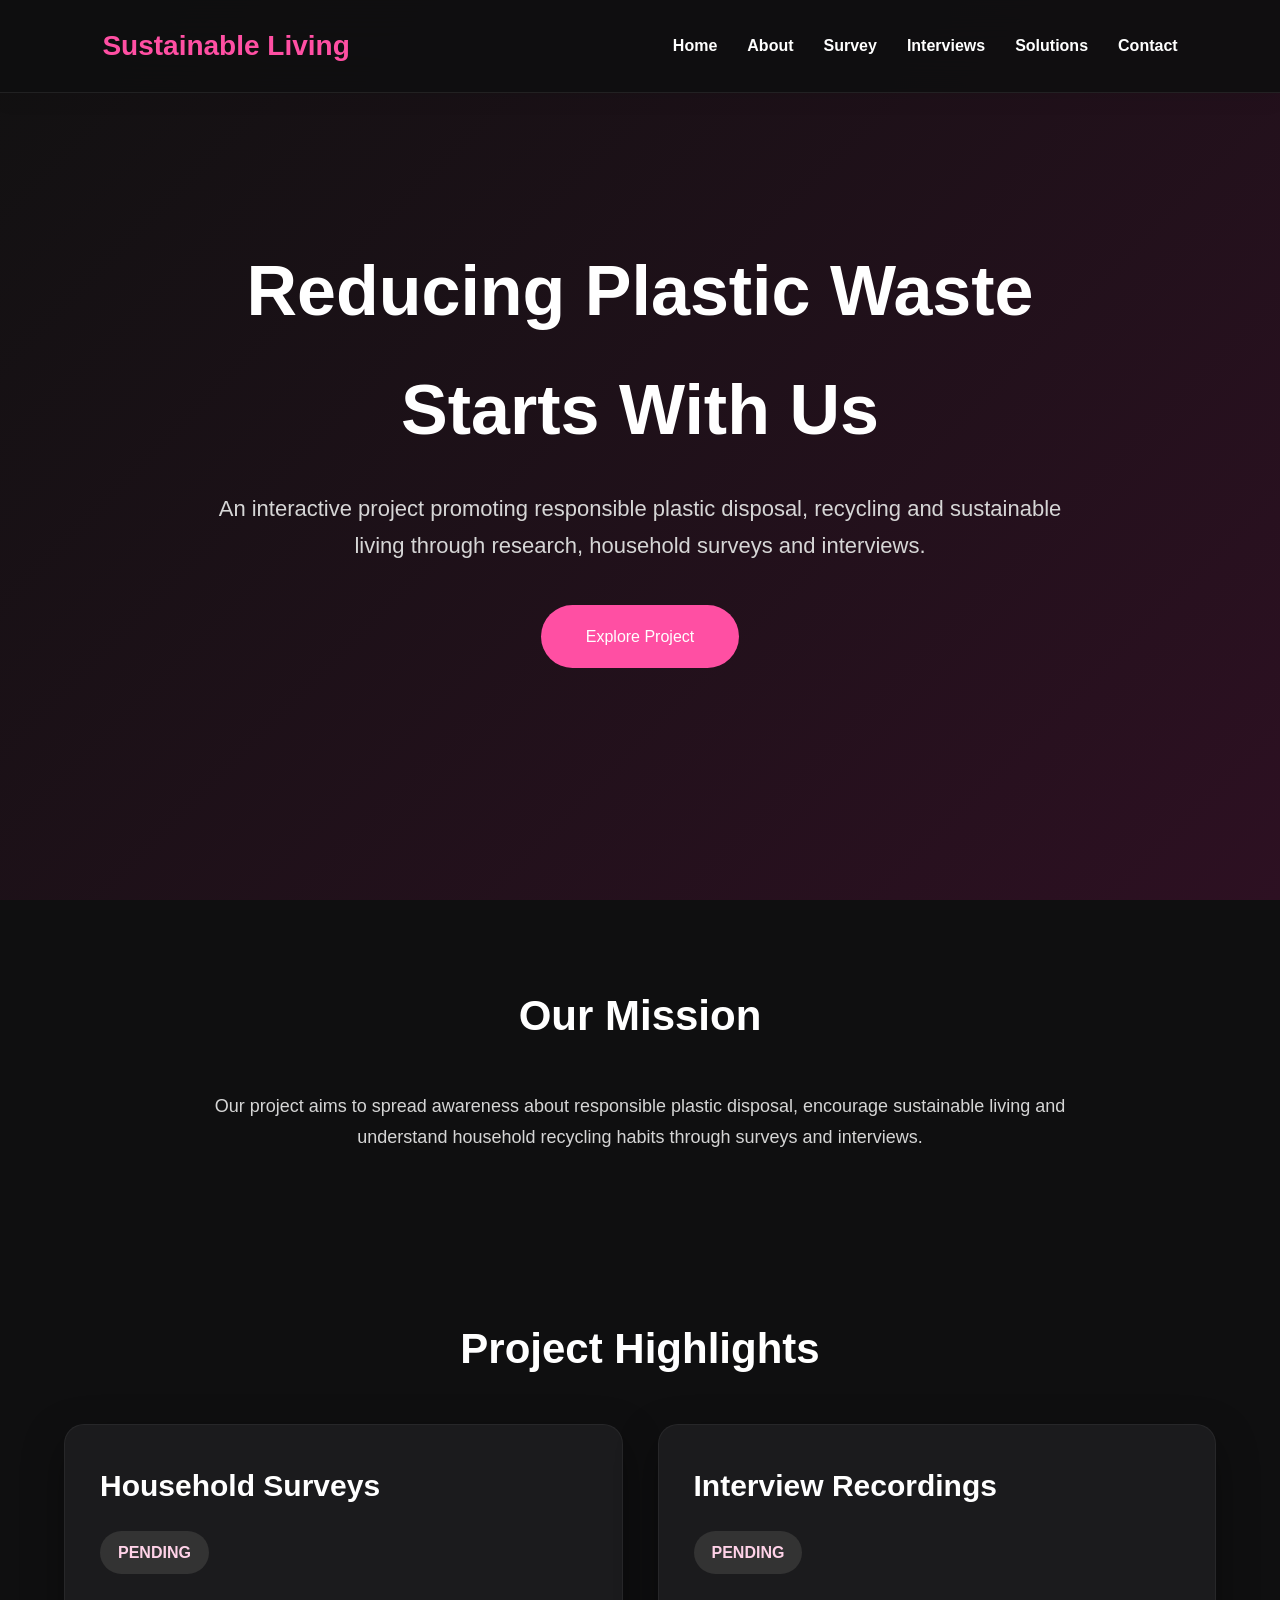
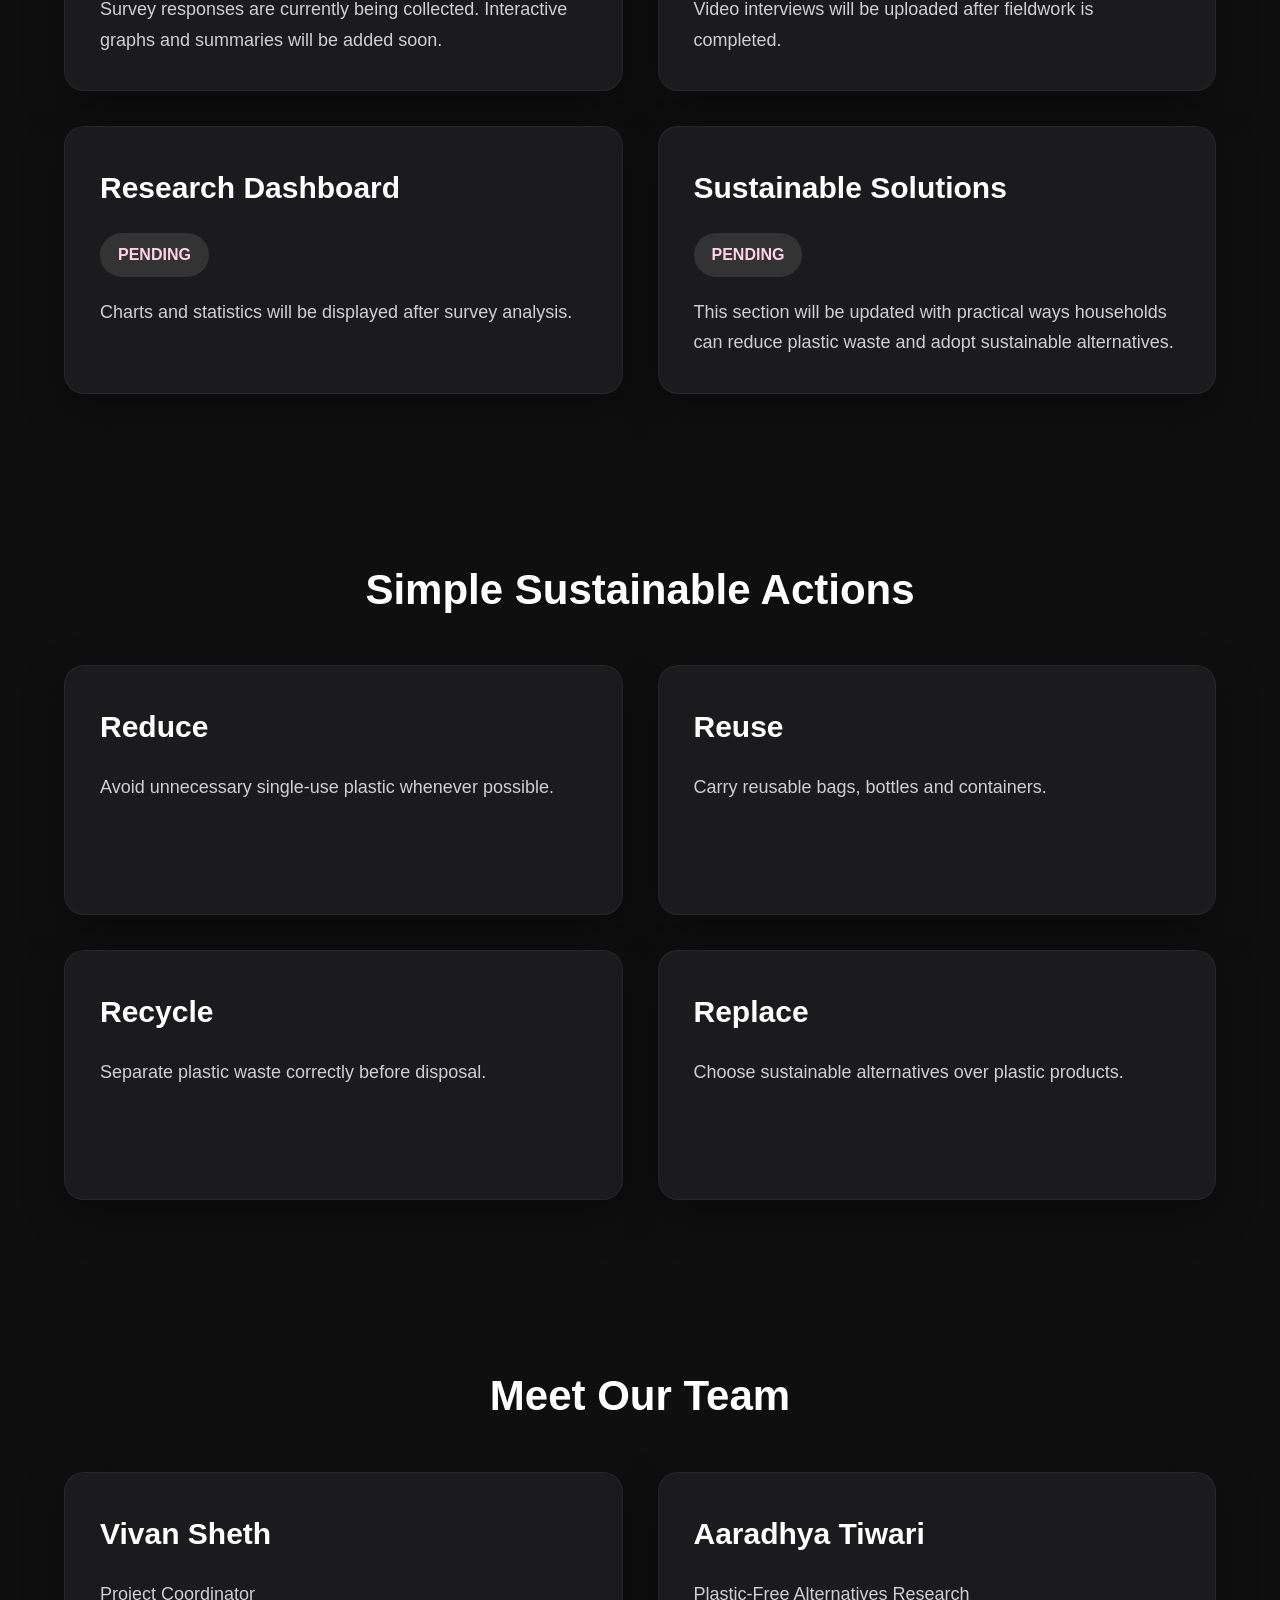
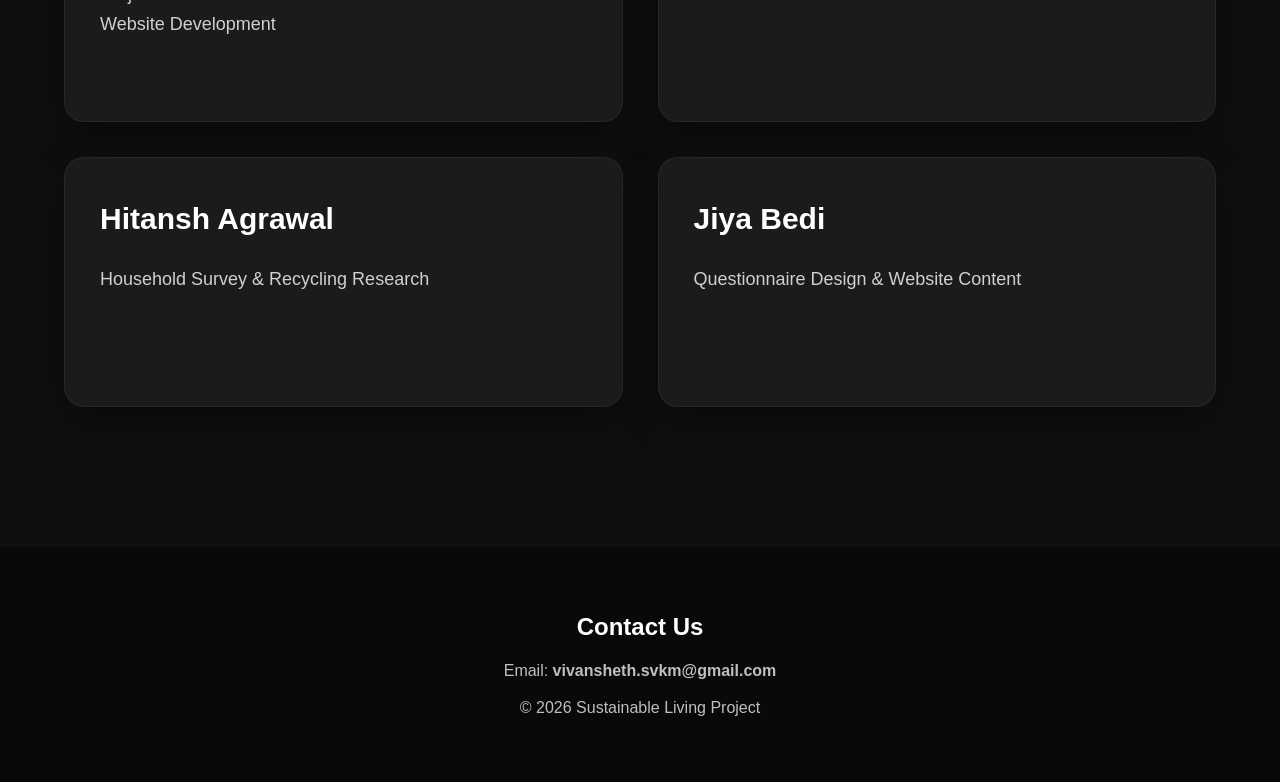
<file: index.html>
<!DOCTYPE html>
<html lang="en">

<head>

<meta charset="UTF-8">
<meta name="viewport" content="width=device-width, initial-scale=1.0">

<title>Sustainable Living | Plastic Waste Awareness</title>

<link rel="stylesheet" href="style.css">

</head>

<body>

<!-- ================= NAVIGATION ================= -->

<nav>

<div class="logo">

Sustainable Living

</div>

<ul>

<li><a href="index.html">Home</a></li>
<li><a href="about.html">About</a></li>
<li><a href="surveys.html">Survey</a></li>
<li><a href="interviews.html">Interviews</a></li>
<li><a href="solutions.html">Solutions</a></li>
<li><a href="contact.html">Contact</a></li>

</ul>

</nav>

<!-- ================= HERO ================= -->

<header>

<h1>

Reducing Plastic Waste<br>Starts With Us

</h1>

<p>

An interactive project promoting responsible plastic disposal,
recycling and sustainable living through research,
household surveys and interviews.

</p>

<a href="#highlights" class="button">

Explore Project

</a>

</header>

<!-- ================= MISSION ================= -->

<section>

<h2>

Our Mission

</h2>

<p class="center">

Our project aims to spread awareness about responsible plastic disposal,
encourage sustainable living and understand household recycling habits
through surveys and interviews.

</p>

</section>

<!-- ================= PROJECT HIGHLIGHTS ================= -->

<section id="highlights">

<h2>

Project Highlights

</h2>

<div class="card-container">

<div class="project-card">

<h3>Household Surveys</h3>

<span class="pending">

PENDING

</span>

<p>

Survey responses are currently being collected.

Interactive graphs and summaries will be added soon.

</p>

</div>

<div class="project-card">

<h3>Interview Recordings</h3>

<span class="pending">

PENDING

</span>

<p>

Video interviews will be uploaded after fieldwork is completed.

</p>

</div>

<div class="project-card">

<h3>Research Dashboard</h3>

<span class="pending">

PENDING

</span>

<p>

Charts and statistics will be displayed after survey analysis.

</p>

</div>

<div class="project-card">

<h3>

Sustainable Solutions

</h3>

<span class="pending">

PENDING

</span>

<p>

This section will be updated with practical ways households can reduce
plastic waste and adopt sustainable alternatives.

</p>

</div>
</div>

</section>

<!-- ================= QUICK ACTIONS ================= -->

<section>

<h2>

Simple Sustainable Actions

</h2>

<div class="card-container">

<div class="project-card">

<h3>

Reduce

</h3>

<p>

Avoid unnecessary single-use plastic whenever possible.

</p>

</div>

<div class="project-card">

<h3>

Reuse

</h3>

<p>

Carry reusable bags, bottles and containers.

</p>

</div>

<div class="project-card">

<h3>

Recycle

</h3>

<p>

Separate plastic waste correctly before disposal.

</p>

</div>

<div class="project-card">

<h3>

Replace

</h3>

<p>

Choose sustainable alternatives over plastic products.

</p>

</div>

</div>

</section>

<!-- ================= TEAM ================= -->

<section>

<h2>

Meet Our Team

</h2>

<div class="card-container">

<div class="project-card">

<h3>

Vivan Sheth

</h3>

<p>

Project Coordinator<br>

Website Development

</p>

</div>

<div class="project-card">

<h3>

Aaradhya Tiwari

</h3>

<p>

Plastic-Free Alternatives Research

</p>

</div>

<div class="project-card">

<h3>

Hitansh Agrawal

</h3>

<p>

Household Survey & Recycling Research

</p>

</div>

<div class="project-card">

<h3>

Jiya Bedi

</h3>

<p>

Questionnaire Design & Website Content

</p>

</div>

</div>

</section>

<!-- ================= FOOTER ================= -->

<footer>

<h2>

Contact Us

</h2>

<p>

Email:
<strong>

vivansheth.svkm@gmail.com

</strong>

</p>

<p>

© 2026 Sustainable Living Project

</p>

</footer>

<script src="script.js"></script>

</body>

</html>
</file>
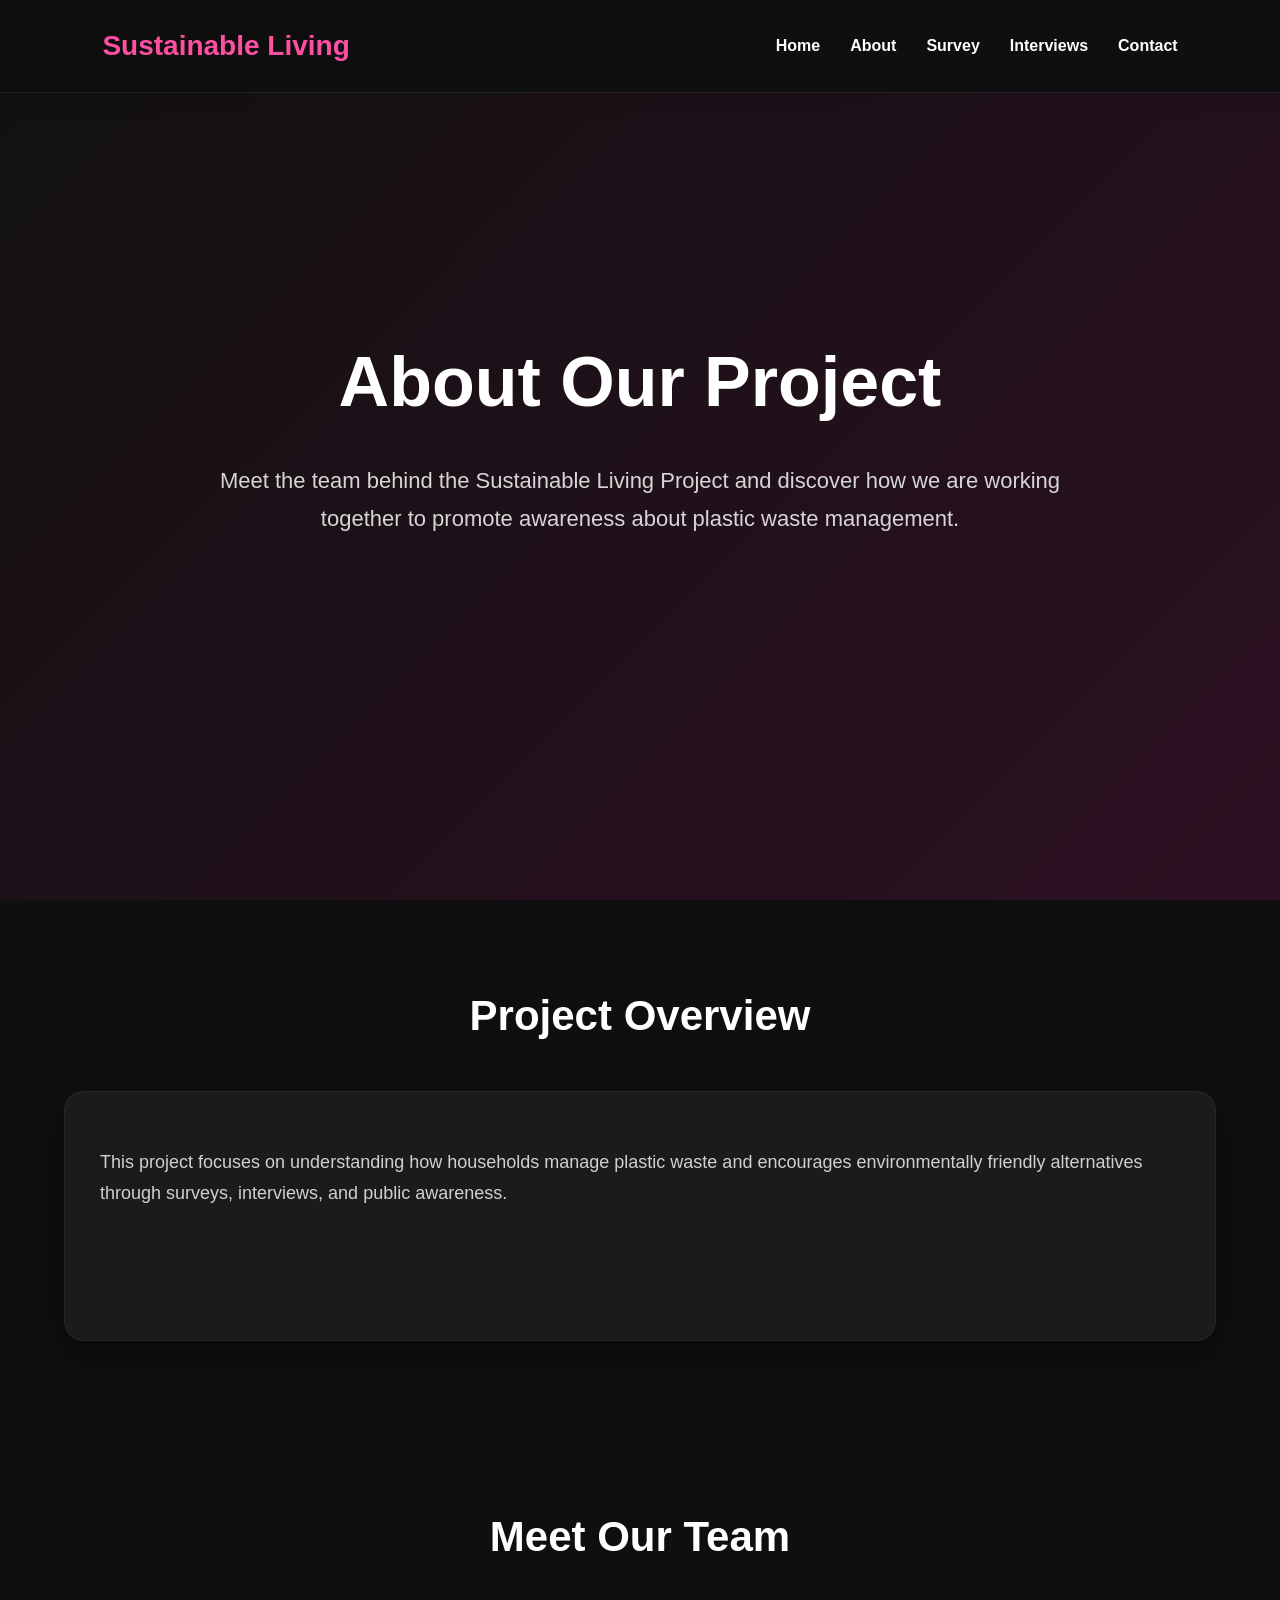
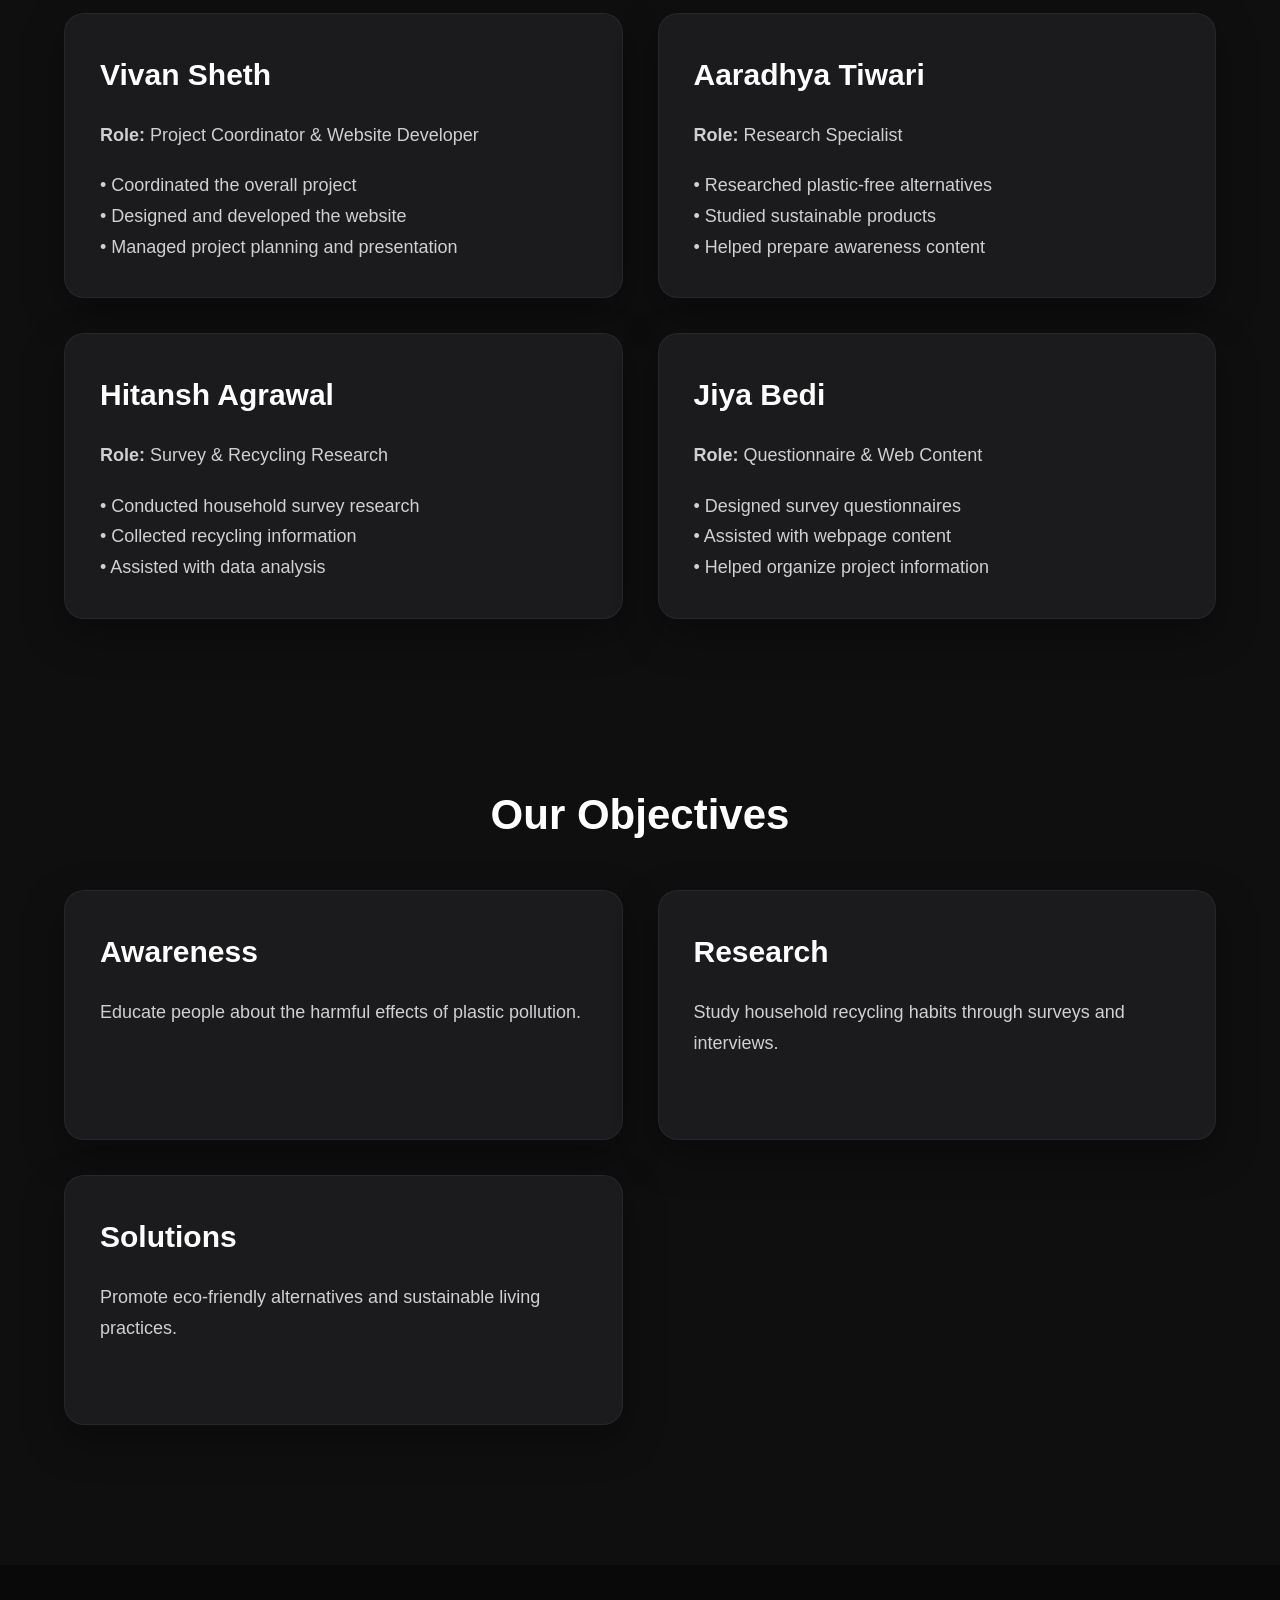
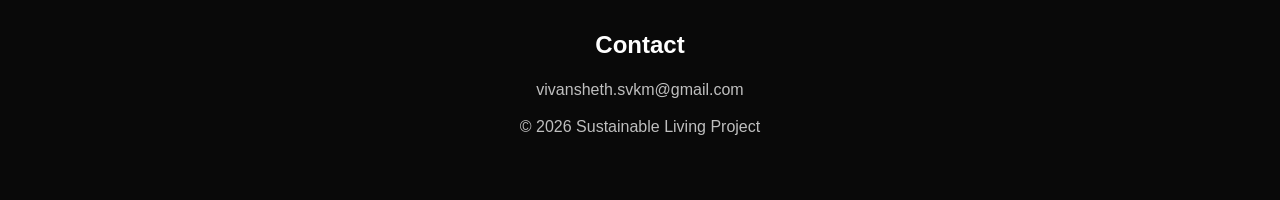
<file: about.html>
<!DOCTYPE html>
<html lang="en">

<head>

    <meta charset="UTF-8">
    <meta name="viewport" content="width=device-width, initial-scale=1.0">

    <title>About | Sustainable Living</title>

    <link rel="stylesheet" href="style.css">

</head>

<body>

<!-- Navigation -->

<nav>

    <div class="logo">Sustainable Living</div>

    <ul>

        <li><a href="index.html">Home</a></li>
        <li><a href="about.html">About</a></li>
        <li><a href="surveys.html">Survey</a></li>
        <li><a href="interviews.html">Interviews</a></li>
        <li><a href="contact.html">Contact</a></li>

    </ul>

</nav>

<!-- Hero -->

<header>

    <h1>About Our Project</h1>

    <p>

        Meet the team behind the Sustainable Living Project and discover
        how we are working together to promote awareness about plastic waste
        management.

    </p>

</header>

<!-- Project Overview -->

<section>

<h2>Project Overview</h2>

<div class="project-card">

<p>

This project focuses on understanding how households manage plastic waste
and encourages environmentally friendly alternatives through surveys,
interviews, and public awareness.

</p>

</div>

</section>

<!-- Team Members -->

<section>

<h2>Meet Our Team</h2>

<div class="card-container">

<div class="project-card">

<h3>Vivan Sheth</h3>

<p>

<b>Role:</b> Project Coordinator & Website Developer

</p>

<p>

• Coordinated the overall project<br>
• Designed and developed the website<br>
• Managed project planning and presentation

</p>

</div>

<div class="project-card">

<h3>Aaradhya Tiwari</h3>

<p>

<b>Role:</b> Research Specialist

</p>

<p>

• Researched plastic-free alternatives<br>
• Studied sustainable products<br>
• Helped prepare awareness content

</p>

</div>

<div class="project-card">

<h3>Hitansh Agrawal</h3>

<p>

<b>Role:</b> Survey & Recycling Research

</p>

<p>

• Conducted household survey research<br>
• Collected recycling information<br>
• Assisted with data analysis

</p>

</div>

<div class="project-card">

<h3>Jiya Bedi</h3>

<p>

<b>Role:</b> Questionnaire & Web Content

</p>

<p>

• Designed survey questionnaires<br>
• Assisted with webpage content<br>
• Helped organize project information

</p>

</div>

</div>

</section>

<!-- Objectives -->

<section>

<h2>Our Objectives</h2>

<div class="card-container">

<div class="project-card">

<h3>Awareness</h3>

<p>

Educate people about the harmful effects of plastic pollution.

</p>

</div>

<div class="project-card">

<h3>Research</h3>

<p>

Study household recycling habits through surveys and interviews.

</p>

</div>

<div class="project-card">

<h3>Solutions</h3>

<p>

Promote eco-friendly alternatives and sustainable living practices.

</p>

</div>

</div>

</section>

<!-- Footer -->

<footer>

<h2>Contact</h2>

<p>vivansheth.svkm@gmail.com</p>

<p>© 2026 Sustainable Living Project</p>

</footer>

<script src="script.js"></script>

</body>

</html>
</file>
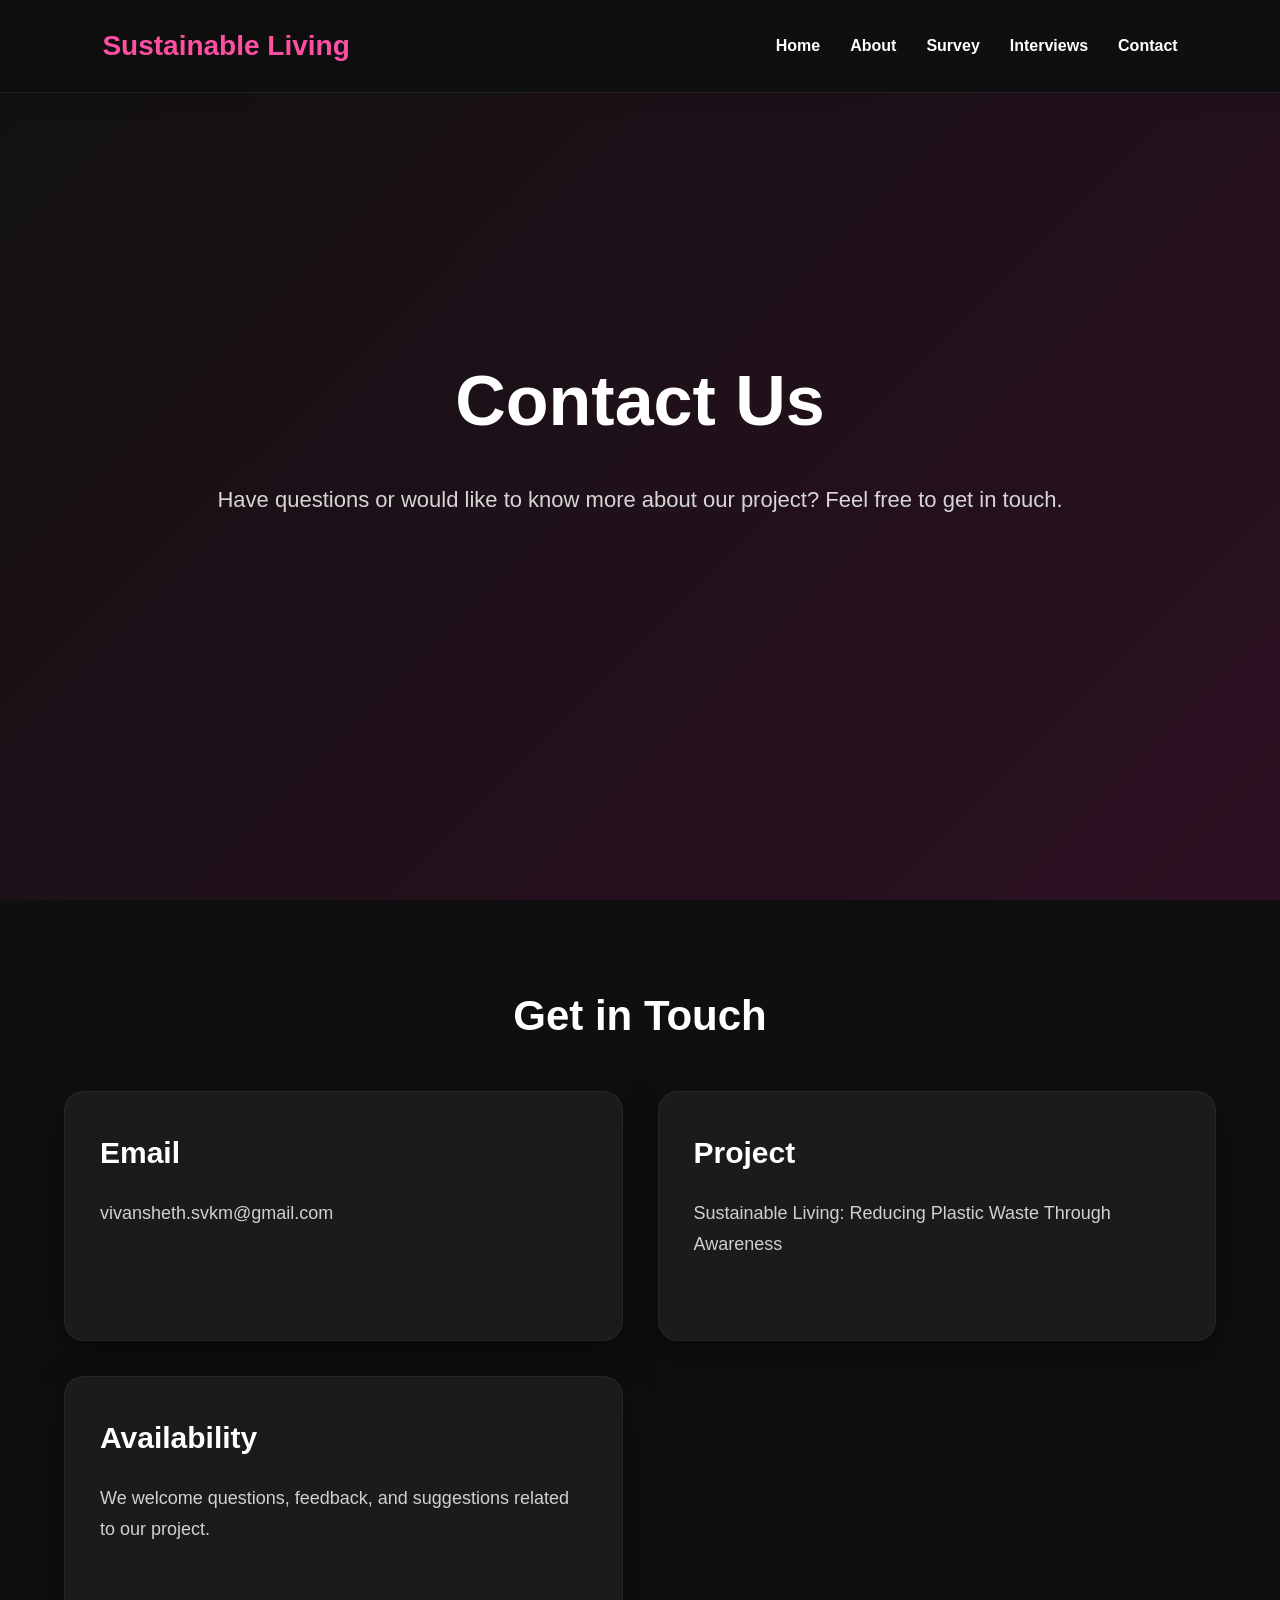
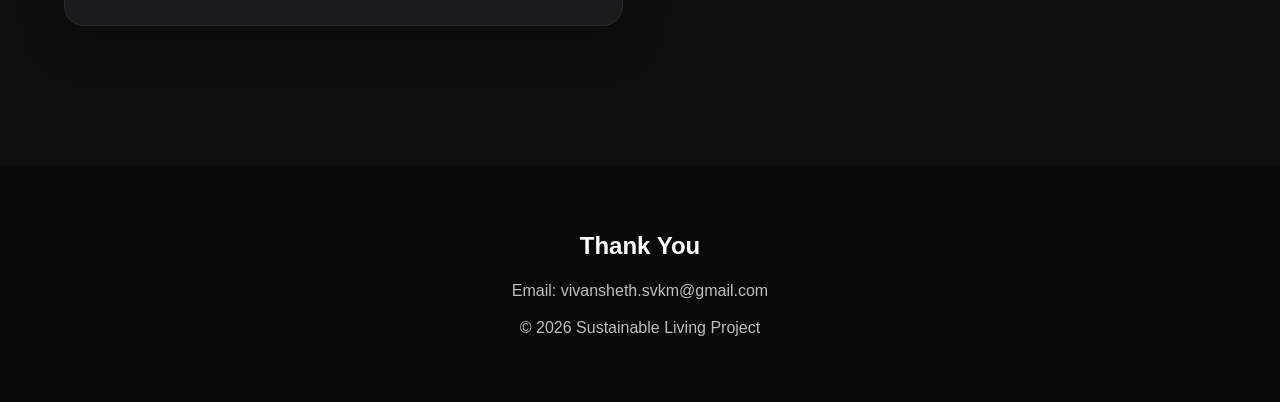
<file: contact.html>
<!DOCTYPE html>
<html lang="en">

<head>

<meta charset="UTF-8">
<meta name="viewport" content="width=device-width, initial-scale=1.0">

<title>Contact Us</title>

<link rel="stylesheet" href="style.css">

</head>

<body>

<!-- Navigation -->

<nav>

<div class="logo">Sustainable Living</div>

<ul>

<li><a href="index.html">Home</a></li>
<li><a href="about.html">About</a></li>
<li><a href="surveys.html">Survey</a></li>
<li><a href="interviews.html">Interviews</a></li>
<li><a href="contact.html">Contact</a></li>

</ul>

</nav>

<!-- Hero -->

<header>

<h1>Contact Us</h1>

<p>

Have questions or would like to know more about our project?
Feel free to get in touch.

</p>

</header>

<!-- Contact Information -->

<section>

<h2>Get in Touch</h2>

<div class="card-container">

<div class="project-card">

<h3>Email</h3>

<p>

vivansheth.svkm@gmail.com

</p>

</div>

<div class="project-card">

<h3>Project</h3>

<p>

Sustainable Living: Reducing Plastic Waste Through Awareness

</p>

</div>

<div class="project-card">

<h3>Availability</h3>

<p>

We welcome questions, feedback, and suggestions related to our project.

</p>

</div>

</div>

</section>

<!-- Footer -->

<footer>

<h2>Thank You</h2>

<p>Email: vivansheth.svkm@gmail.com</p>

<p>© 2026 Sustainable Living Project</p>

</footer>

<script src="script.js"></script>

</body>

</html>
</file>
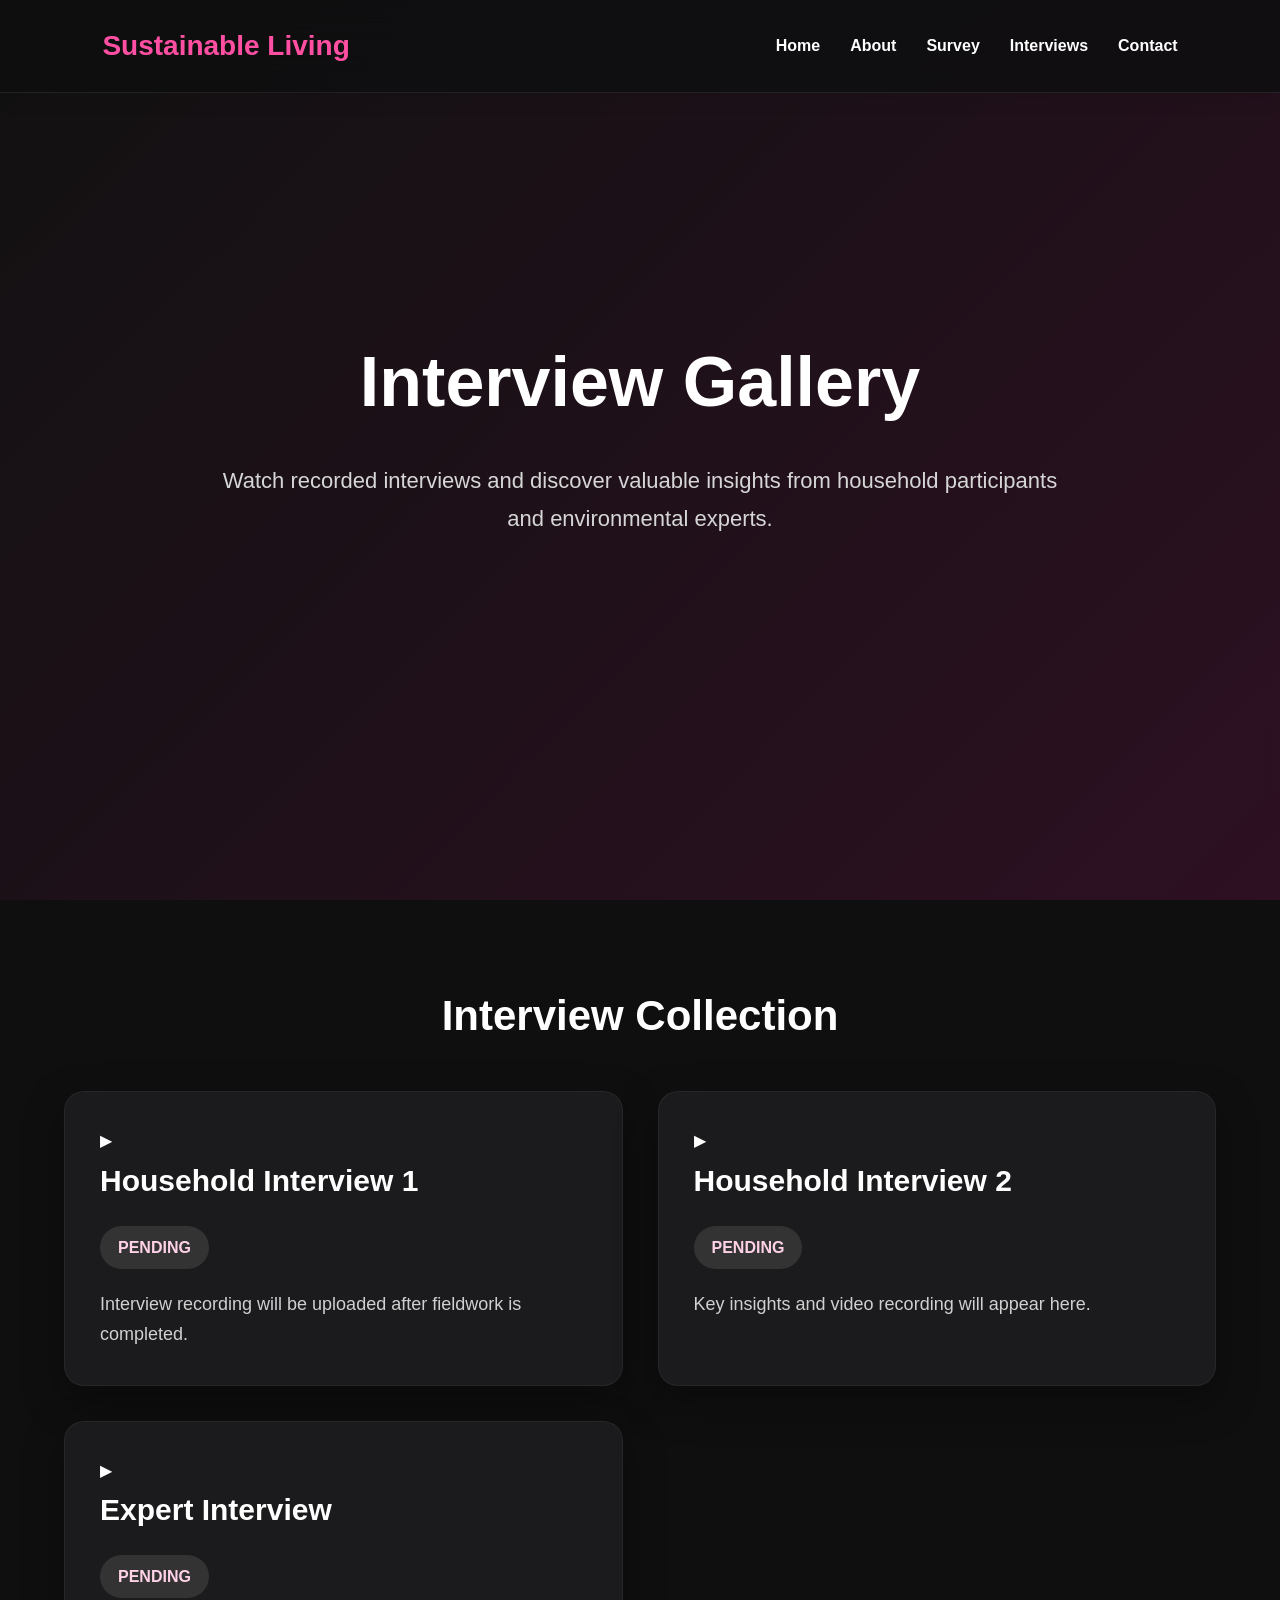
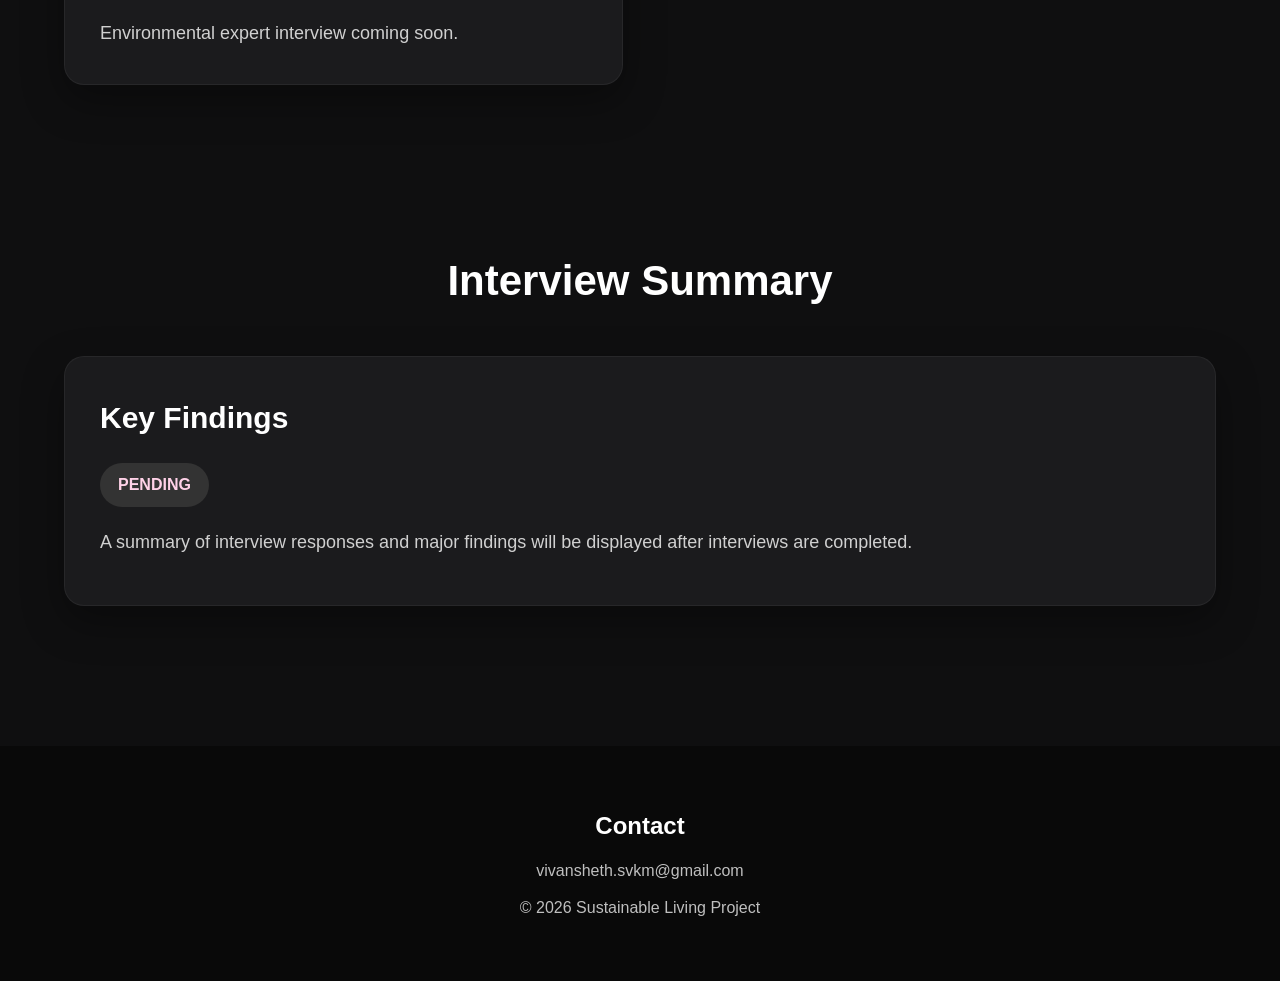
<file: interviews.html>
<!DOCTYPE html>
<html lang="en">

<head>

<meta charset="UTF-8">
<meta name="viewport" content="width=device-width, initial-scale=1.0">

<title>Interview Gallery</title>

<link rel="stylesheet" href="style.css">

</head>

<body>

<nav>

<div class="logo">Sustainable Living</div>

<ul>

<li><a href="index.html">Home</a></li>
<li><a href="about.html">About</a></li>
<li><a href="surveys.html">Survey</a></li>
<li><a href="interviews.html">Interviews</a></li>
<li><a href="contact.html">Contact</a></li>

</ul>

</nav>

<header>

<h1>Interview Gallery</h1>

<p>

Watch recorded interviews and discover valuable insights from
household participants and environmental experts.

</p>

</header>

<section>

<h2>Interview Collection</h2>

<div class="card-container">

<div class="project-card">

<div class="video-box">

▶

</div>

<h3>Household Interview 1</h3>

<span class="pending">PENDING</span>

<p>

Interview recording will be uploaded after fieldwork is completed.

</p>

</div>

<div class="project-card">

<div class="video-box">

▶

</div>

<h3>Household Interview 2</h3>

<span class="pending">PENDING</span>

<p>

Key insights and video recording will appear here.

</p>

</div>

<div class="project-card">

<div class="video-box">

▶

</div>

<h3>Expert Interview</h3>

<span class="pending">PENDING</span>

<p>

Environmental expert interview coming soon.

</p>

</div>

</div>

</section>

<section>

<h2>Interview Summary</h2>

<div class="project-card">

<h3>Key Findings</h3>

<span class="pending">PENDING</span>

<p>

A summary of interview responses and major findings will be displayed
after interviews are completed.

</p>

</div>

</section>

<footer>

<h2>Contact</h2>

<p>vivansheth.svkm@gmail.com</p>

<p>© 2026 Sustainable Living Project</p>

</footer>

<script src="script.js"></script>

</body>

</html>
</file>
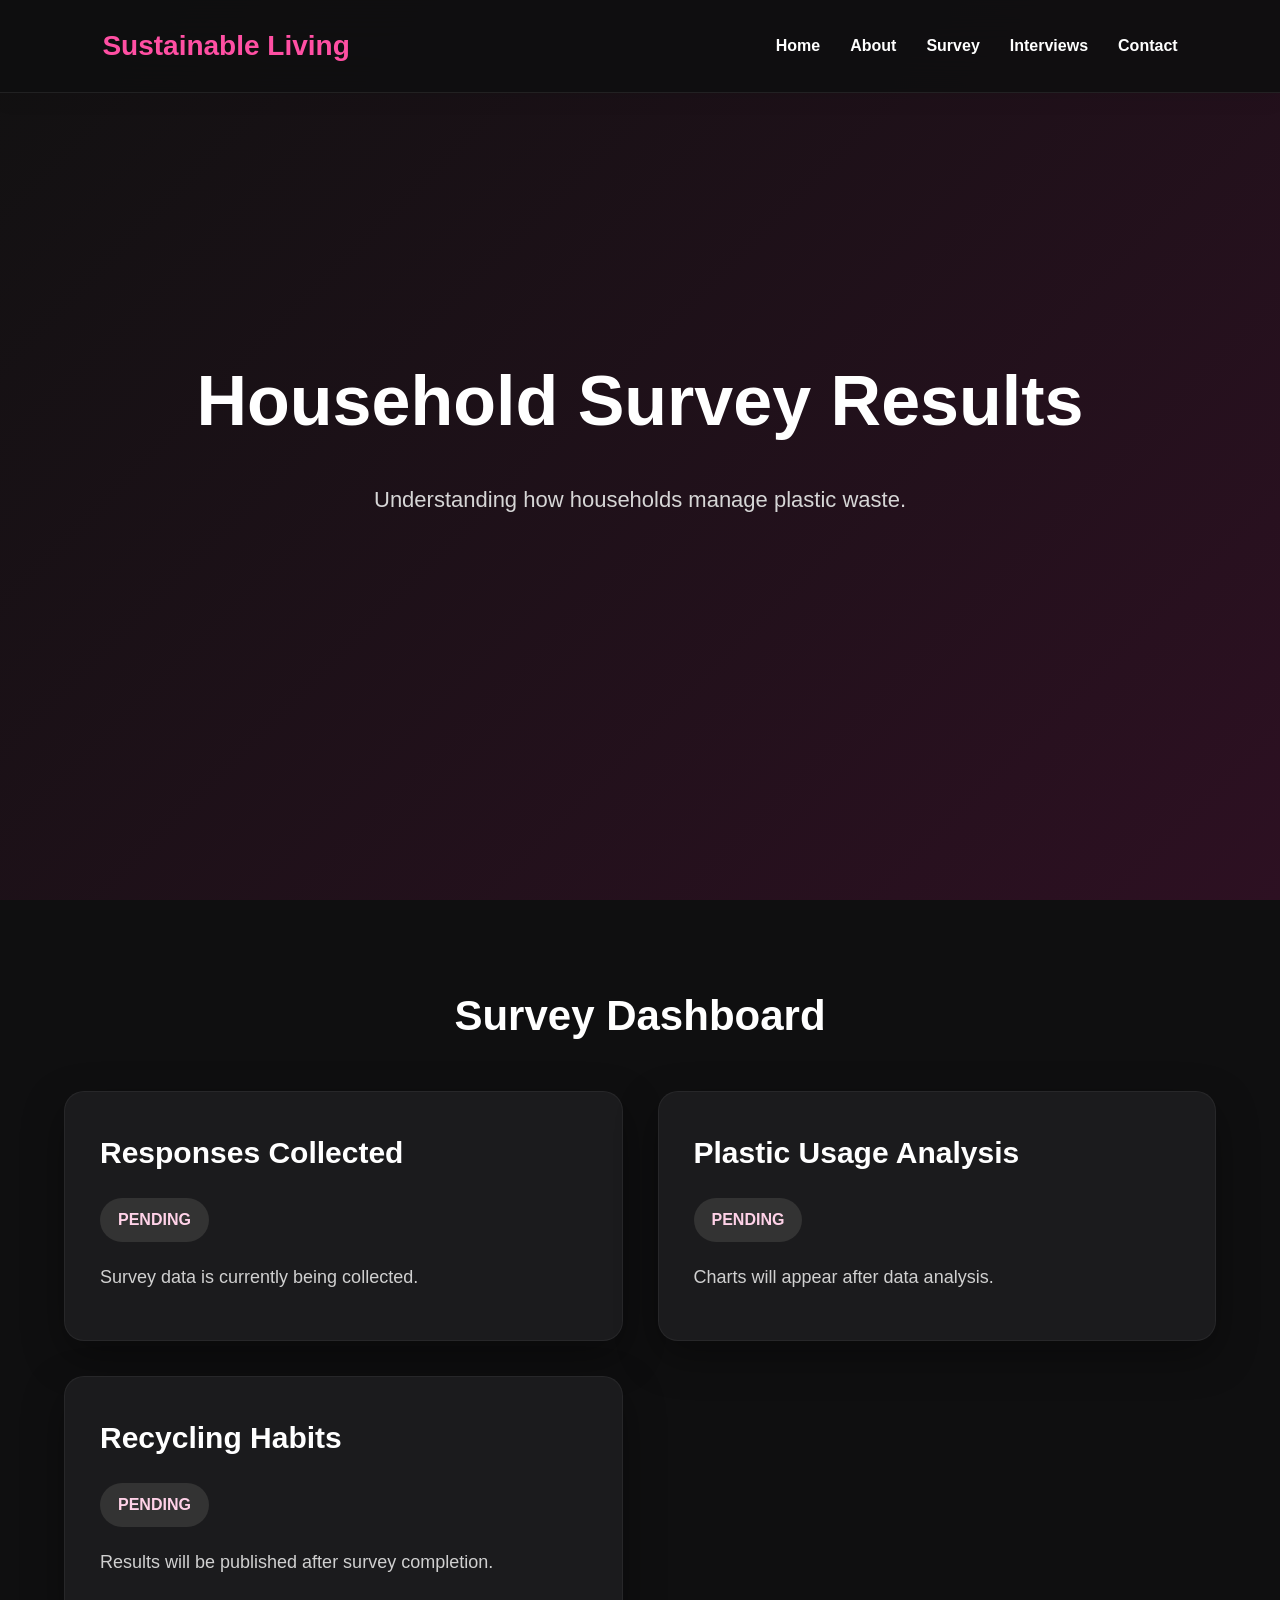
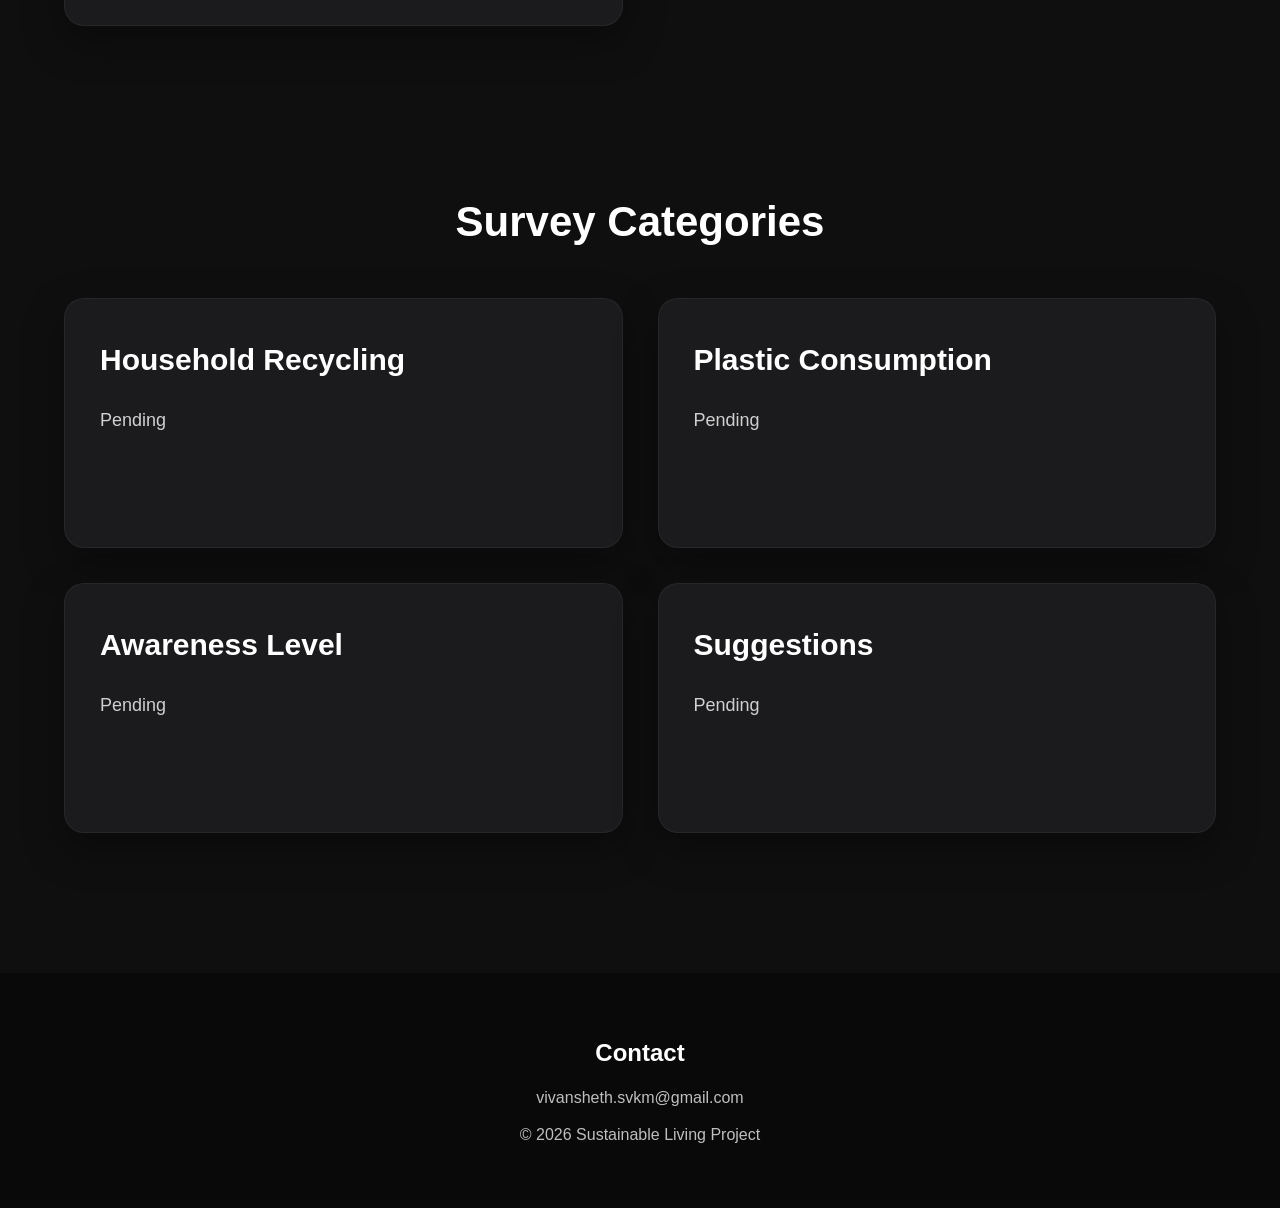
<file: surveys.html>
<!DOCTYPE html>
<html lang="en">

<head>

<meta charset="UTF-8">
<meta name="viewport" content="width=device-width, initial-scale=1.0">

<title>Household Surveys</title>

<link rel="stylesheet" href="style.css">

</head>

<body>

<nav>

<div class="logo">

Sustainable Living

</div>

<ul>

<li><a href="index.html">Home</a></li>
<li><a href="about.html">About</a></li>
<li><a href="surveys.html">Survey</a></li>
<li><a href="interviews.html">Interviews</a></li>
<li><a href="contact.html">Contact</a></li>

</ul>

</nav>

<header>

<h1>

Household Survey Results

</h1>

<p>

Understanding how households manage plastic waste.

</p>

</header>

<section>

<h2>

Survey Dashboard

</h2>

<div class="card-container">

<div class="project-card">

<h3>

Responses Collected

</h3>

<span class="pending">

PENDING

</span>

<p>

Survey data is currently being collected.

</p>

</div>

<div class="project-card">

<h3>

Plastic Usage Analysis

</h3>

<span class="pending">

PENDING

</span>

<p>

Charts will appear after data analysis.

</p>

</div>

<div class="project-card">

<h3>

Recycling Habits

</h3>

<span class="pending">

PENDING

</span>

<p>

Results will be published after survey completion.

</p>

</div>

</div>

</section>

<section>

<h2>

Survey Categories

</h2>

<div class="card-container">

<div class="project-card">

<h3>

Household Recycling

</h3>

<p>

Pending

</p>

</div>

<div class="project-card">

<h3>

Plastic Consumption

</h3>

<p>

Pending

</p>

</div>

<div class="project-card">

<h3>

Awareness Level

</h3>

<p>

Pending

</p>

</div>

<div class="project-card">

<h3>

Suggestions

</h3>

<p>

Pending

</p>

</div>

</div>

</section>

<footer>

<h2>

Contact

</h2>

<p>

vivansheth.svkm@gmail.com

</p>

<p>

© 2026 Sustainable Living Project

</p>

</footer>

<script src="script.js"></script>

</body>

</html>
</file>
<file: style.css>
﻿/* ===============================
   RESET
=============================== */

*{
    margin:0;
    padding:0;
    box-sizing:border-box;
}

html{
    scroll-behavior:smooth;
}

body{
    font-family:Arial, Helvetica, sans-serif;
    background:#0F0F10;
    color:#ffffff;
    line-height:1.7;
}

/* ===============================
   NAVIGATION
=============================== */

nav{
    position:fixed;
    top:0;
    width:100%;
    display:flex;
    justify-content:space-between;
    align-items:center;
    padding:20px 8%;
    background:rgba(15,15,16,.9);
    backdrop-filter:blur(20px);
    z-index:1000;
    border-bottom:1px solid rgba(255,255,255,.08);
}

.logo{
    font-size:28px;
    font-weight:bold;
    color:#FF4FA3;
}

nav ul{
    list-style:none;
    display:flex;
    gap:30px;
}

nav a{
    color:white;
    text-decoration:none;
    font-weight:600;
    transition:.3s;
}

nav a:hover{
    color:#FF4FA3;
}

/* ===============================
   HERO
=============================== */

header{
    min-height:100vh;
    display:flex;
    flex-direction:column;
    justify-content:center;
    align-items:center;
    text-align:center;
    padding:120px 8%;
    background:linear-gradient(135deg,#111111,#2d1022);
}

header h1{
    font-size:70px;
    margin-bottom:20px;
}

header p{
    max-width:850px;
    font-size:22px;
    color:#d6d6d6;
    margin-bottom:40px;
}

.button{
    background:#FF4FA3;
    color:white;
    text-decoration:none;
    padding:18px 45px;
    border-radius:40px;
    transition:.3s;
}

.button:hover{
    background:#e23888;
    transform:translateY(-5px);
}

/* ===============================
   SECTIONS
=============================== */

section{
    width:90%;
    max-width:1400px;
    margin:auto;
    padding:80px 0;
}

section h2{
    text-align:center;
    font-size:42px;
    margin-bottom:40px;
}

.center{
    max-width:900px;
    margin:auto;
    text-align:center;
    color:#d5d5d5;
    font-size:18px;
}

/* ===============================
   CARD GRID
=============================== */

.card-container{

    display:grid;

    grid-template-columns:repeat(2,1fr);

    gap:35px;

}

/* ===============================
   CARDS
=============================== */

.project-card{

    background:#1B1B1D;

    border-radius:20px;

    padding:35px;

    min-height:250px;

    transition:.35s;

    border:1px solid rgba(255,255,255,.05);

    box-shadow:0 15px 40px rgba(0,0,0,.35);

}

.project-card:hover{

    transform:translateY(-8px);

    border-color:#FF4FA3;

}

.project-card h3{

    font-size:30px;

    margin-bottom:20px;

}

.project-card p{

    font-size:18px;

    color:#d0d0d0;

    margin-top:20px;

}

/* ===============================
   BADGES
=============================== */

.pending{

    display:inline-block;

    background:#333;

    color:#FFD2E8;

    padding:8px 18px;

    border-radius:30px;

    font-weight:bold;

}

.available{

    display:inline-block;

    background:#FF4FA3;

    color:white;

    padding:8px 18px;

    border-radius:30px;

    font-weight:bold;

}

/* ===============================
   CLICKABLE CARD
=============================== */

.card-link{

    text-decoration:none;

    color:inherit;

}

/* ===============================
   FOOTER
=============================== */

footer{

    margin-top:60px;

    background:#090909;

    text-align:center;

    padding:60px 20px;

}

footer p{

    color:#bfbfbf;

    margin-top:10px;

}

/* ===============================
   RESPONSIVE
=============================== */

@media(max-width:900px){

.card-container{

grid-template-columns:1fr;

}

header h1{

font-size:45px;

}

header p{

font-size:18px;

}

nav{

flex-direction:column;

padding:20px;

}

nav ul{

margin-top:15px;

flex-wrap:wrap;

justify-content:center;

}

}

@media(max-width:600px){

header h1{

font-size:34px;

}

section h2{

font-size:30px;

}

.project-card{

padding:25px;

}

}
</file>
